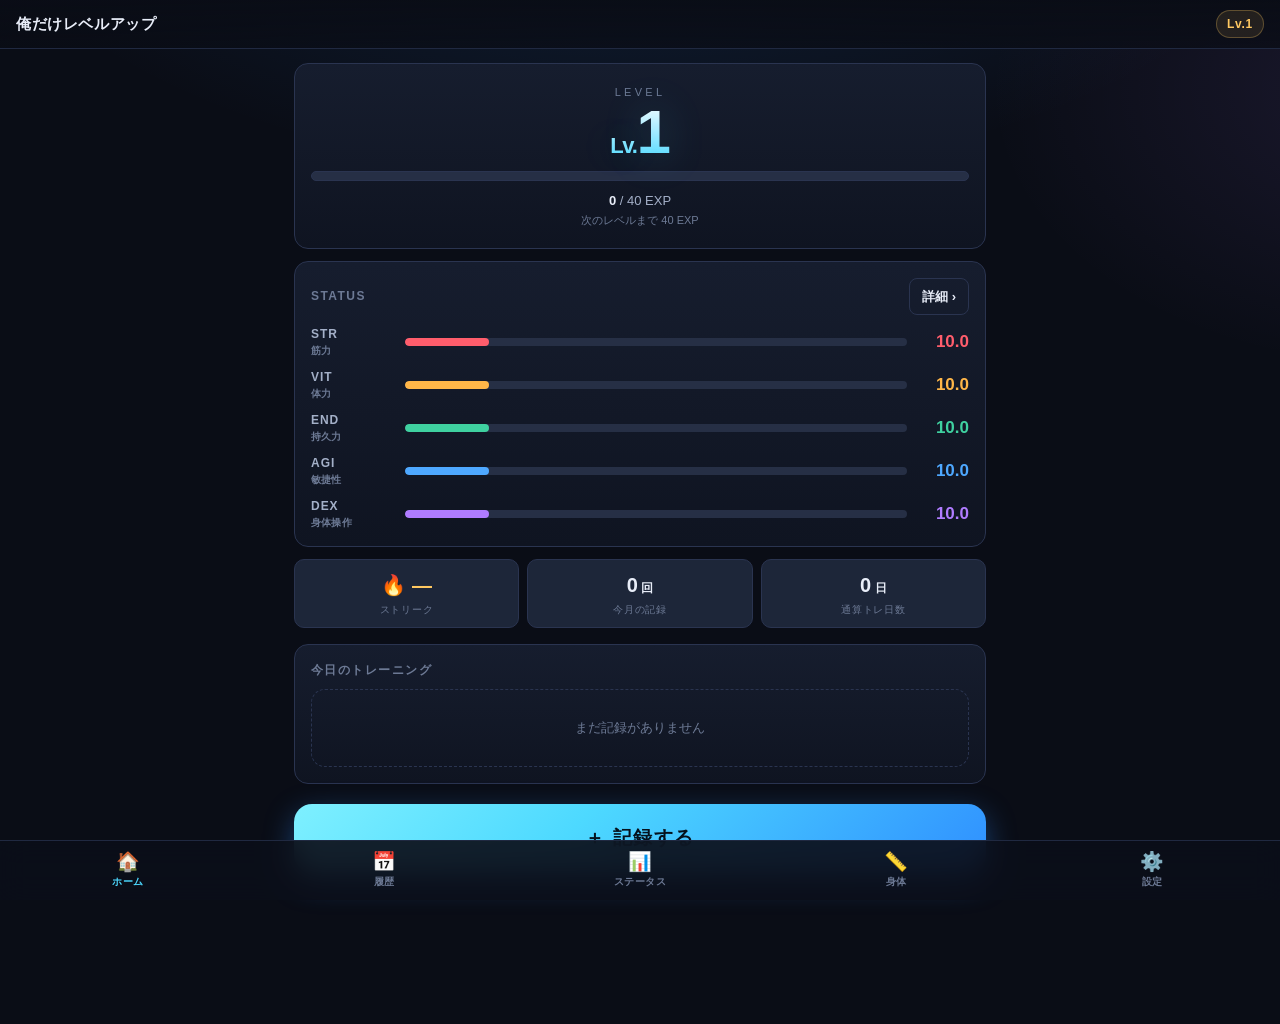
<file: index.html>
<!doctype html>
<html lang="ja">
<head>
<meta charset="utf-8">
<meta name="viewport" content="width=device-width, initial-scale=1, viewport-fit=cover, maximum-scale=1">
<title>俺だけレベルアップ</title>
<meta name="description" content="トレーニングを記録してEXPを稼ぎ、レベルとステータスを上げる個人用トレーニング記録アプリ">
<meta name="theme-color" content="#0a0d16">
<meta name="apple-mobile-web-app-capable" content="yes">
<meta name="mobile-web-app-capable" content="yes">
<meta name="apple-mobile-web-app-status-bar-style" content="black-translucent">
<meta name="apple-mobile-web-app-title" content="俺だけLv">
<link rel="manifest" href="manifest.json">
<link rel="apple-touch-icon" href="icons/icon-192.png">
<link rel="icon" href="icons/icon-192.png">
<link rel="stylesheet" href="css/style.css">
</head>
<body>
<div id="app">
  <div class="boot-error">
    <h2 style="color:var(--text-2)">読み込み中…</h2>
    <p>この画面のまま変わらない場合は、ページを再読み込みしてください。</p>
  </div>
</div>

<script src="js/config.js"></script>
<script src="js/utils.js"></script>
<script src="js/schema.js"></script>
<script src="js/storage.js"></script>
<script src="js/calculator.js"></script>
<script src="js/gamestate.js"></script>
<script src="js/repository.js"></script>
<script src="js/ui/common.js"></script>
<script src="js/ui/record.js"></script>
<script src="js/ui/home.js"></script>
<script src="js/ui/history.js"></script>
<script src="js/ui/status.js"></script>
<script src="js/ui/body.js"></script>
<script src="js/ui/settings.js"></script>
<script src="js/app.js"></script>
</body>
</html>
</file>
<file: css/style.css>
/* =========================================================================
 * 俺だけレベルアップ / style.css
 * ダーク基調・スマホ片手操作前提
 * ========================================================================= */

:root {
  --bg: #0a0d16;
  --bg-2: #0f1421;
  --panel: #161d2e;
  --panel-2: #1d2639;
  --panel-3: #262f45;
  --line: #2a3450;
  --line-soft: #202941;

  --text: #e8edf8;
  --text-2: #a4b0c8;
  --text-3: #6d7a95;

  --accent: #4dd9ff;
  --accent-2: #2f8fff;
  --accent-dim: rgba(77, 217, 255, 0.12);
  --gold: #ffc861;
  --danger: #ff5d6c;
  --ok: #3fd1a0;

  --str: #ff5d6c;
  --vit: #ffb648;
  --end: #3fd1a0;
  --agi: #4ea8ff;
  --dex: #b07cff;

  --radius: 14px;
  --radius-s: 10px;
  --nav-h: 60px;

  --safe-top: env(safe-area-inset-top, 0px);
  --safe-bottom: env(safe-area-inset-bottom, 0px);

  color-scheme: dark;
}

* { box-sizing: border-box; -webkit-tap-highlight-color: transparent; }

html, body {
  margin: 0;
  padding: 0;
  background: var(--bg);
  color: var(--text);
  font-family: -apple-system, BlinkMacSystemFont, "Hiragino Sans", "Hiragino Kaku Gothic ProN",
               "Noto Sans JP", "Yu Gothic UI", "Segoe UI", Meiryo, sans-serif;
  font-size: 15px;
  line-height: 1.5;
  -webkit-text-size-adjust: 100%;
  overscroll-behavior-y: none;
}

body {
  min-height: 100vh;
  min-height: 100dvh;
  background-image:
    radial-gradient(1000px 520px at 50% -180px, rgba(47, 143, 255, 0.18), transparent 70%),
    radial-gradient(600px 400px at 110% 10%, rgba(176, 124, 255, 0.10), transparent 70%);
  background-attachment: fixed;
}

button, input, select, textarea {
  font: inherit;
  color: inherit;
}
button { cursor: pointer; }

/* ---------------- レイアウト ---------------- */
#app { display: flex; flex-direction: column; min-height: 100dvh; }

.appbar {
  position: sticky; top: 0; z-index: 30;
  padding: calc(var(--safe-top) + 10px) 16px 10px;
  display: flex; align-items: center; gap: 10px;
  background: linear-gradient(180deg, rgba(10,13,22,0.96), rgba(10,13,22,0.72));
  backdrop-filter: blur(12px);
  -webkit-backdrop-filter: blur(12px);
  border-bottom: 1px solid var(--line-soft);
}
.appbar h1 {
  margin: 0; font-size: 15px; font-weight: 700; letter-spacing: .04em;
  flex: 1; min-width: 0; overflow: hidden; text-overflow: ellipsis; white-space: nowrap;
}
.appbar .lvchip {
  font-size: 12px; font-weight: 800; letter-spacing: .06em;
  padding: 4px 10px; border-radius: 999px;
  color: var(--gold); background: rgba(255, 200, 97, .10);
  border: 1px solid rgba(255, 200, 97, .28);
}
.appbar .barback {
  background: none; border: none; padding: 4px 6px 4px 0; color: var(--accent);
  font-size: 14px;
}

main {
  flex: 1;
  padding: 14px 14px calc(var(--nav-h) + var(--safe-bottom) + 92px);
  max-width: 720px; width: 100%; margin: 0 auto;
}

/* ---------------- カード ---------------- */
.card {
  background: linear-gradient(180deg, var(--panel), var(--bg-2));
  border: 1px solid var(--line);
  border-radius: var(--radius);
  padding: 16px;
  margin-bottom: 12px;
}
.card.tight { padding: 12px; }
.card-title {
  font-size: 12px; font-weight: 700; letter-spacing: .12em;
  color: var(--text-3); text-transform: uppercase; margin: 0 0 10px;
  display: flex; align-items: center; justify-content: space-between; gap: 8px;
}
.section-title {
  font-size: 13px; font-weight: 700; color: var(--text-2);
  margin: 18px 2px 8px; letter-spacing: .06em;
}

/* ---------------- ホーム: レベル ---------------- */
.hero { text-align: center; padding: 20px 16px 18px; }
.hero .lv-label { font-size: 11px; letter-spacing: .3em; color: var(--text-3); }
.hero .lv-value {
  font-size: 62px; font-weight: 900; line-height: 1; letter-spacing: -.02em;
  background: linear-gradient(180deg, #fff, var(--accent));
  -webkit-background-clip: text; background-clip: text; color: transparent;
  text-shadow: 0 0 40px rgba(77, 217, 255, .25);
  font-variant-numeric: tabular-nums;
}
.hero .lv-value small { font-size: 22px; font-weight: 800; }
.hero .exp-text {
  margin-top: 10px; font-size: 13px; color: var(--text-2);
  font-variant-numeric: tabular-nums;
}
.hero .exp-text b { color: var(--text); }

.expbar {
  height: 10px; border-radius: 999px; background: var(--panel-3);
  overflow: hidden; margin-top: 8px; border: 1px solid var(--line);
}
.expbar > i {
  display: block; height: 100%;
  background: linear-gradient(90deg, var(--accent-2), var(--accent));
  box-shadow: 0 0 14px rgba(77, 217, 255, .55);
  transition: width .6s cubic-bezier(.2,.8,.2,1);
}

/* ---------------- ステータス ---------------- */
.stats { display: flex; flex-direction: column; gap: 10px; }
.stat-row { display: grid; grid-template-columns: auto 1fr auto; gap: 10px; align-items: center; }
.stat-name { font-size: 12px; font-weight: 800; letter-spacing: .08em; width: 84px; color: var(--text-2); }
.stat-name .ja { display: block; font-size: 10px; font-weight: 600; color: var(--text-3); letter-spacing: .02em; }
.stat-bar { height: 8px; border-radius: 999px; background: var(--panel-3); overflow: hidden; }
.stat-bar > i { display: block; height: 100%; border-radius: 999px; transition: width .6s cubic-bezier(.2,.8,.2,1); }
.stat-val { font-size: 17px; font-weight: 800; font-variant-numeric: tabular-nums; min-width: 52px; text-align: right; }

.stat-STR .stat-bar > i, .dot-STR { background: var(--str); }
.stat-VIT .stat-bar > i, .dot-VIT { background: var(--vit); }
.stat-END .stat-bar > i, .dot-END { background: var(--end); }
.stat-AGI .stat-bar > i, .dot-AGI { background: var(--agi); }
.stat-DEX .stat-bar > i, .dot-DEX { background: var(--dex); }
.stat-STR .stat-val { color: var(--str); }
.stat-VIT .stat-val { color: var(--vit); }
.stat-END .stat-val { color: var(--end); }
.stat-AGI .stat-val { color: var(--agi); }
.stat-DEX .stat-val { color: var(--dex); }

/* 大きいステータス表示（ステータス画面） */
.stat-big { margin-bottom: 18px; }
.stat-big .top { display: flex; align-items: baseline; justify-content: space-between; }
.stat-big .nm { font-size: 15px; font-weight: 800; letter-spacing: .1em; }
.stat-big .nm span { font-size: 11px; color: var(--text-3); margin-left: 8px; letter-spacing: 0; }
.stat-big .vl { font-size: 28px; font-weight: 900; font-variant-numeric: tabular-nums; }
.stat-big .stat-bar { height: 12px; margin-top: 6px; }
.stat-big .sub { font-size: 11px; color: var(--text-3); margin-top: 5px; }

/* ---------------- 指標行 ---------------- */
.metrics { display: grid; grid-template-columns: repeat(3, 1fr); gap: 8px; }
.metric {
  background: var(--panel-2); border: 1px solid var(--line);
  border-radius: var(--radius-s); padding: 10px 8px; text-align: center;
}
.metric .v { font-size: 20px; font-weight: 800; font-variant-numeric: tabular-nums; }
.metric .k { font-size: 10px; color: var(--text-3); letter-spacing: .08em; margin-top: 2px; }
.metric.flame .v { color: var(--gold); }

/* ---------------- ボタン ---------------- */
.btn {
  display: inline-flex; align-items: center; justify-content: center; gap: 8px;
  border: 1px solid var(--line); background: var(--panel-2); color: var(--text);
  border-radius: var(--radius-s); padding: 12px 16px; font-weight: 700; font-size: 14px;
  transition: transform .08s ease, background .15s ease;
}
.btn:active { transform: scale(.97); }
.btn.block { width: 100%; }
.btn.primary {
  background: linear-gradient(180deg, var(--accent), var(--accent-2));
  border-color: transparent; color: #05121c;
  box-shadow: 0 6px 22px rgba(47, 143, 255, .35);
}
.btn.ghost { background: transparent; }
.btn.danger { color: var(--danger); border-color: rgba(255,93,108,.35); background: rgba(255,93,108,.08); }
.btn.small { padding: 8px 12px; font-size: 13px; border-radius: 8px; }
.btn.big { padding: 18px; font-size: 17px; border-radius: var(--radius); }
.btn[disabled] { opacity: .45; pointer-events: none; }

.btn-row { display: flex; gap: 8px; }
.btn-row > * { flex: 1; }

/* 記録するボタン（ホーム） */
.record-cta {
  position: relative; width: 100%; padding: 20px; font-size: 19px; font-weight: 900;
  letter-spacing: .08em; border-radius: 18px; border: none; color: #05121c;
  background: linear-gradient(135deg, #7ef0ff, var(--accent) 40%, var(--accent-2));
  box-shadow: 0 10px 30px rgba(47, 143, 255, .4);
}
.record-cta:active { transform: scale(.98); }

/* FAB */
.fab {
  position: fixed; right: 16px; z-index: 40;
  bottom: calc(var(--nav-h) + var(--safe-bottom) + 16px);
  width: 58px; height: 58px; border-radius: 50%; border: none;
  background: linear-gradient(135deg, #7ef0ff, var(--accent-2));
  color: #05121c; font-size: 28px; font-weight: 800; line-height: 1;
  box-shadow: 0 8px 26px rgba(47, 143, 255, .45);
  display: flex; align-items: center; justify-content: center;
}
.fab:active { transform: scale(.94); }

/* ---------------- ボトムナビ ---------------- */
.tabbar {
  position: fixed; left: 0; right: 0; bottom: 0; z-index: 45;
  height: calc(var(--nav-h) + var(--safe-bottom));
  padding-bottom: var(--safe-bottom);
  display: flex;
  background: rgba(11, 15, 25, .92);
  backdrop-filter: blur(14px); -webkit-backdrop-filter: blur(14px);
  border-top: 1px solid var(--line-soft);
}
.tabbar button {
  flex: 1; background: none; border: none; color: var(--text-3);
  display: flex; flex-direction: column; align-items: center; justify-content: center; gap: 3px;
  font-size: 10px; font-weight: 700; letter-spacing: .04em; padding: 0;
}
.tabbar button .ic { font-size: 19px; line-height: 1; }
.tabbar button.active { color: var(--accent); }

/* ---------------- リスト ---------------- */
.list { display: flex; flex-direction: column; gap: 8px; }
.row {
  display: flex; align-items: center; gap: 12px;
  background: var(--panel-2); border: 1px solid var(--line);
  border-radius: var(--radius-s); padding: 12px;
  text-align: left; width: 100%;
}
.row .icon {
  width: 36px; height: 36px; flex: 0 0 36px; border-radius: 10px;
  background: var(--panel-3); display: flex; align-items: center; justify-content: center;
  font-size: 18px;
}
.row .body { flex: 1; min-width: 0; }
.row .body .t { font-weight: 700; font-size: 14px; }
.row .body .s { font-size: 11px; color: var(--text-3); margin-top: 2px; }
.row .end { text-align: right; font-variant-numeric: tabular-nums; }
.row .end .exp { font-size: 14px; font-weight: 800; color: var(--accent); }
.row .end .sub { font-size: 10px; color: var(--text-3); }
.row.tappable:active { background: var(--panel-3); }

.chip {
  display: inline-block; font-size: 10px; font-weight: 800; letter-spacing: .06em;
  padding: 2px 7px; border-radius: 999px; margin-left: 6px;
  background: rgba(255, 200, 97, .14); color: var(--gold); border: 1px solid rgba(255,200,97,.3);
}

.empty {
  text-align: center; color: var(--text-3); font-size: 13px; padding: 28px 12px;
  border: 1px dashed var(--line); border-radius: var(--radius);
}

/* ---------------- 種目選択グリッド ---------------- */
.grid-2 { display: grid; grid-template-columns: repeat(2, 1fr); gap: 10px; }
.grid-3 { display: grid; grid-template-columns: repeat(3, 1fr); gap: 8px; }
.act-tile {
  background: var(--panel-2); border: 1px solid var(--line); border-radius: var(--radius);
  padding: 16px 10px; text-align: center; display: flex; flex-direction: column;
  align-items: center; gap: 6px;
}
.act-tile:active { background: var(--panel-3); transform: scale(.97); }
.act-tile .em { font-size: 26px; line-height: 1; }
.act-tile .nm { font-size: 13px; font-weight: 700; }
.act-tile .pb { font-size: 10px; color: var(--text-3); }
.act-tile.selected { border-color: var(--accent); background: var(--accent-dim); }

/* ---------------- フォーム ---------------- */
.field { margin-bottom: 14px; }
.field > label {
  display: block; font-size: 12px; font-weight: 700; color: var(--text-2);
  margin-bottom: 6px; letter-spacing: .04em;
}
.hint { font-size: 11px; color: var(--text-3); margin-top: 5px; line-height: 1.6; }
input[type="text"], input[type="number"], input[type="date"], input[type="search"], select, textarea {
  width: 100%; padding: 13px 12px; border-radius: var(--radius-s);
  border: 1px solid var(--line); background: var(--panel-2); color: var(--text);
  font-size: 16px; /* iOSで自動ズームさせない */
  outline: none;
}
input:focus, select:focus, textarea:focus { border-color: var(--accent); background: var(--panel-3); }
input[type="number"] { font-variant-numeric: tabular-nums; font-weight: 700; }
textarea { min-height: 72px; resize: vertical; font-size: 15px; }
select {
  appearance: none; -webkit-appearance: none;
  background-image: linear-gradient(45deg, transparent 50%, var(--text-3) 50%),
                    linear-gradient(135deg, var(--text-3) 50%, transparent 50%);
  background-position: calc(100% - 18px) 50%, calc(100% - 13px) 50%;
  background-size: 5px 5px, 5px 5px; background-repeat: no-repeat;
}
.inline-2 { display: grid; grid-template-columns: 1fr 1fr; gap: 10px; }
.inline-3 { display: grid; grid-template-columns: repeat(3, 1fr); gap: 8px; }
.unit-suffix { position: relative; }
.unit-suffix > span {
  position: absolute; right: 12px; top: 50%; transform: translateY(-50%);
  font-size: 13px; color: var(--text-3); pointer-events: none; font-weight: 600;
}
.unit-suffix input { padding-right: 44px; }

.quick { display: flex; flex-wrap: wrap; gap: 6px; margin-top: 8px; }
.quick button {
  background: var(--panel-3); border: 1px solid var(--line); color: var(--text-2);
  border-radius: 999px; padding: 6px 13px; font-size: 13px; font-weight: 700;
}
.quick button:active { background: var(--accent-dim); color: var(--accent); }

.switch-row {
  display: flex; align-items: center; justify-content: space-between; gap: 12px;
  padding: 12px 0; border-bottom: 1px solid var(--line-soft);
}
.switch-row:last-child { border-bottom: none; }
.switch-row .lb { font-size: 14px; font-weight: 600; }
.switch-row .sub { font-size: 11px; color: var(--text-3); margin-top: 2px; }
.switch-row .ctl { flex: 0 0 auto; }
.switch-row .ctl input[type="number"] { width: 96px; text-align: right; }
.switch-row .ctl select { width: auto; min-width: 120px; }

.toggle { position: relative; width: 50px; height: 29px; flex: 0 0 50px; }
.toggle input { position: absolute; opacity: 0; width: 100%; height: 100%; margin: 0; z-index: 2; }
.toggle .track {
  position: absolute; inset: 0; border-radius: 999px; background: var(--panel-3);
  border: 1px solid var(--line); transition: background .2s;
}
.toggle .knob {
  position: absolute; top: 3px; left: 3px; width: 23px; height: 23px; border-radius: 50%;
  background: var(--text-3); transition: transform .2s, background .2s;
}
.toggle input:checked ~ .track { background: rgba(77,217,255,.25); border-color: var(--accent); }
.toggle input:checked ~ .knob { transform: translateX(21px); background: var(--accent); }

/* ---------------- カレンダー ---------------- */
.cal-head { display: flex; align-items: center; justify-content: space-between; margin-bottom: 10px; }
.cal-head .m { font-size: 16px; font-weight: 800; letter-spacing: .04em; }
.cal-head button { background: var(--panel-2); border: 1px solid var(--line); color: var(--text); border-radius: 8px; width: 36px; height: 32px; }
.cal-grid { display: grid; grid-template-columns: repeat(7, 1fr); gap: 4px; }
.cal-dow { font-size: 10px; text-align: center; color: var(--text-3); padding: 2px 0; font-weight: 700; }
.cal-dow.sun { color: #ff8a95; } .cal-dow.sat { color: #7fb6ff; }
.cal-cell {
  aspect-ratio: 1 / 1; border-radius: 9px; background: var(--panel-2);
  border: 1px solid var(--line-soft); display: flex; flex-direction: column;
  align-items: center; justify-content: center; font-size: 12px; color: var(--text-3);
  position: relative; padding: 0;
}
.cal-cell.blank { background: transparent; border-color: transparent; }
.cal-cell.has { color: #06131c; font-weight: 800; }
.cal-cell.lv1 { background: rgba(77,217,255,.30); border-color: rgba(77,217,255,.4); color: var(--text); }
.cal-cell.lv2 { background: rgba(77,217,255,.55); border-color: rgba(77,217,255,.6); color: #041420; }
.cal-cell.lv3 { background: linear-gradient(135deg, #7ef0ff, var(--accent-2)); border-color: transparent; color: #041420; }
.cal-cell.today { box-shadow: 0 0 0 2px var(--gold) inset; }
.cal-cell .cnt { position: absolute; bottom: 2px; font-size: 8px; opacity: .8; }
.cal-legend { display: flex; align-items: center; gap: 8px; justify-content: flex-end; margin-top: 8px; font-size: 10px; color: var(--text-3); }
.cal-legend i { width: 11px; height: 11px; border-radius: 3px; display: inline-block; }

/* ---------------- グラフ ---------------- */
.chart { width: 100%; height: 180px; display: block; }
.chart-legend { display: flex; flex-wrap: wrap; gap: 10px; font-size: 11px; color: var(--text-3); margin-top: 6px; }

/* ---------------- モーダル / シート ---------------- */
.sheet-backdrop {
  position: fixed; inset: 0; z-index: 60; background: rgba(4, 7, 14, .72);
  backdrop-filter: blur(3px); -webkit-backdrop-filter: blur(3px);
  display: flex; align-items: flex-end; justify-content: center;
  animation: fadein .18s ease;
}
.sheet {
  width: 100%; max-width: 720px; max-height: 92dvh; overflow-y: auto;
  background: var(--bg-2); border: 1px solid var(--line);
  border-radius: 20px 20px 0 0; padding: 8px 16px calc(24px + var(--safe-bottom));
  animation: slideup .24s cubic-bezier(.2,.9,.3,1);
  -webkit-overflow-scrolling: touch;
}
.sheet .grip { width: 40px; height: 4px; border-radius: 2px; background: var(--line); margin: 8px auto 14px; }
.sheet h2 { margin: 0 0 14px; font-size: 17px; font-weight: 800; }
.sheet .sheet-actions { display: flex; gap: 8px; margin-top: 18px; }
.sheet .sheet-actions > * { flex: 1; }

@keyframes fadein { from { opacity: 0; } to { opacity: 1; } }
@keyframes slideup { from { transform: translateY(22px); opacity: .6; } to { transform: none; opacity: 1; } }

/* ---------------- 記録結果オーバーレイ ---------------- */
.result-backdrop {
  position: fixed; inset: 0; z-index: 70; background: rgba(4, 7, 14, .86);
  display: flex; align-items: center; justify-content: center; padding: 24px;
  animation: fadein .2s ease;
}
.result {
  width: 100%; max-width: 380px; text-align: center;
  background: linear-gradient(180deg, var(--panel), var(--bg-2));
  border: 1px solid var(--line); border-radius: 20px; padding: 26px 20px 20px;
  animation: pop .3s cubic-bezier(.2,1.2,.4,1);
}
@keyframes pop { from { transform: scale(.9); opacity: 0; } to { transform: none; opacity: 1; } }
.result .exp {
  font-size: 46px; font-weight: 900; color: var(--accent); line-height: 1.05;
  text-shadow: 0 0 30px rgba(77,217,255,.45); font-variant-numeric: tabular-nums;
}
.result .exp small { font-size: 18px; margin-left: 4px; }
.result .actname { font-size: 13px; color: var(--text-2); }
.result .growths { margin: 16px 0 4px; display: flex; flex-direction: column; gap: 5px; }
.result .growths div { display: flex; justify-content: space-between; font-size: 14px; font-weight: 700; }
.result .banner {
  margin: 14px 0 0; padding: 11px; border-radius: 12px; font-weight: 900; letter-spacing: .08em;
}
.result .banner.pb { background: linear-gradient(135deg, rgba(255,200,97,.22), rgba(255,200,97,.08)); color: var(--gold); border: 1px solid rgba(255,200,97,.4); }
.result .banner.lvup { background: linear-gradient(135deg, rgba(77,217,255,.25), rgba(47,143,255,.1)); color: var(--accent); border: 1px solid rgba(77,217,255,.45); }
.result .streak { margin-top: 12px; font-size: 14px; color: var(--gold); font-weight: 800; }
.result .bonus-note { font-size: 11px; color: var(--text-3); margin-top: 8px; }

/* ---------------- トースト ---------------- */
#toast-host {
  position: fixed; left: 0; right: 0; z-index: 90; display: flex; flex-direction: column;
  align-items: center; gap: 8px; pointer-events: none;
  bottom: calc(var(--nav-h) + var(--safe-bottom) + 84px);
}
.toast {
  background: var(--panel-3); color: var(--text); border: 1px solid var(--line);
  border-radius: 999px; padding: 10px 18px; font-size: 13px; font-weight: 700;
  max-width: 90vw; box-shadow: 0 8px 24px rgba(0,0,0,.4);
  animation: toastin .2s ease;
}
.toast.err { border-color: rgba(255,93,108,.5); color: #ffc0c6; background: rgba(60, 20, 26, .96); }
.toast.ok { border-color: rgba(63,209,160,.45); color: #b6f2dd; }
@keyframes toastin { from { transform: translateY(10px); opacity: 0; } to { transform: none; opacity: 1; } }

/* ---------------- 起動エラー画面 ---------------- */
.boot-error { padding: 30px 20px; max-width: 560px; margin: 0 auto; }
.boot-error h2 { color: var(--danger); font-size: 18px; }
.boot-error p { color: var(--text-2); font-size: 14px; line-height: 1.7; }
.boot-error .note {
  background: var(--panel-2); border: 1px solid var(--line); border-radius: 12px;
  padding: 12px; font-size: 12px; color: var(--text-3); margin: 14px 0;
}

/* ---------------- その他 ---------------- */
.muted { color: var(--text-3); font-size: 12px; }
.right { text-align: right; }
.center { text-align: center; }
.mt8 { margin-top: 8px; } .mt16 { margin-top: 16px; } .mb8 { margin-bottom: 8px; }
.nowrap { white-space: nowrap; }
.warnbox {
  background: rgba(255,93,108,.09); border: 1px solid rgba(255,93,108,.3);
  color: #ffc6cc; border-radius: 10px; padding: 11px; font-size: 12px; line-height: 1.6;
}
.okbox {
  background: rgba(63,209,160,.09); border: 1px solid rgba(63,209,160,.3);
  color: #b6f2dd; border-radius: 10px; padding: 11px; font-size: 12px; line-height: 1.6;
}
.errlist { margin: 0; padding-left: 18px; }

.kv { display: flex; justify-content: space-between; gap: 10px; font-size: 13px; padding: 7px 0; border-bottom: 1px solid var(--line-soft); }
.kv:last-child { border-bottom: none; }
.kv .k { color: var(--text-3); }
.kv .v { font-weight: 700; font-variant-numeric: tabular-nums; text-align: right; overflow-wrap: anywhere; }

@media (min-width: 560px) {
  .grid-2 { grid-template-columns: repeat(3, 1fr); }
}
</file>
